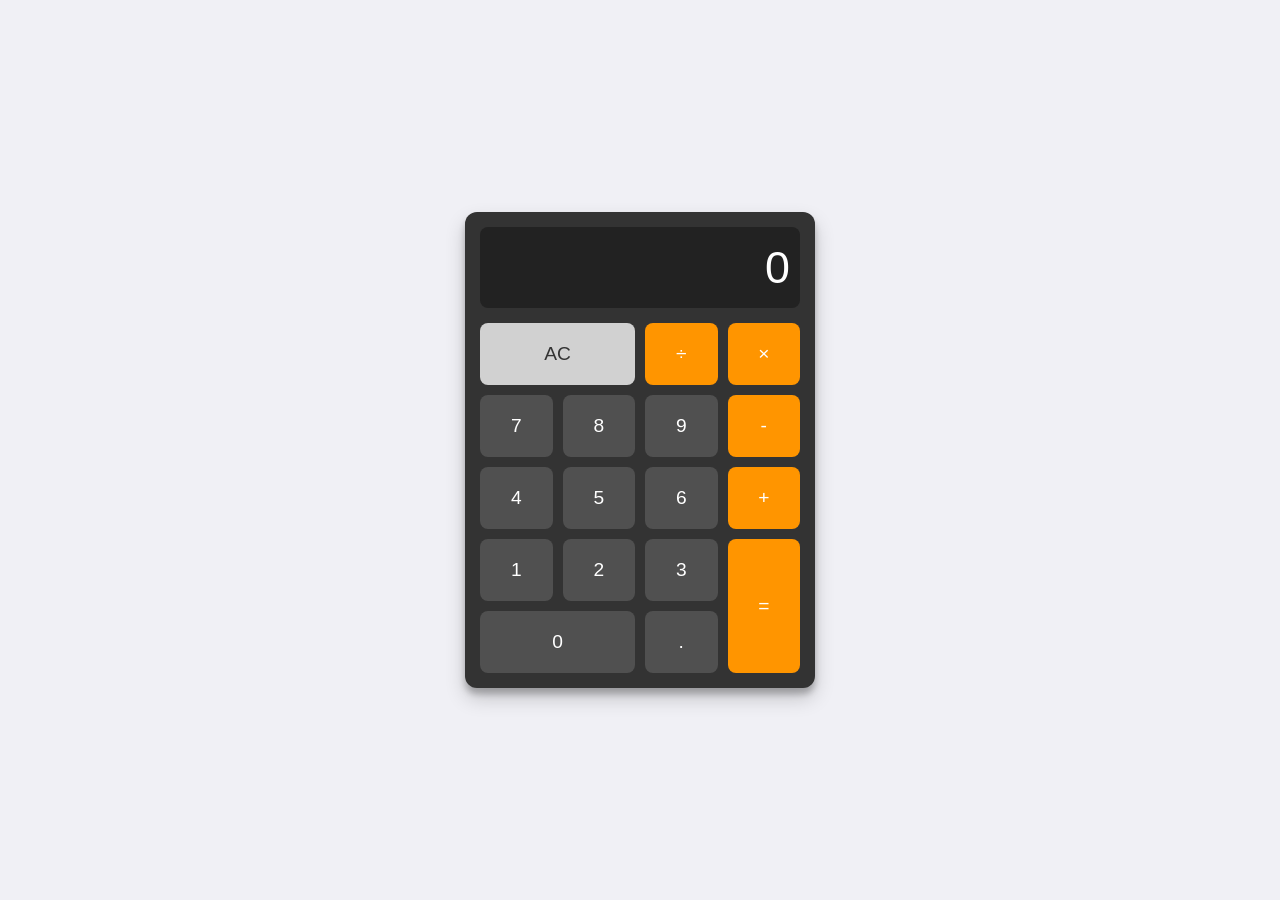
<file: Task2_calculator/index.html>
<!DOCTYPE html>
<html lang="en">

<head>
    <meta charset="UTF-8">
    <meta name="viewport" content="width=device-width, initial-scale=1.0">
    <title>Jafrin Calculator </title>
    <link rel="stylesheet" href="style.css">
</head>

<body>
    <div class="calculator">

        <div class="display" id="display">0</div>

        <div class="buttons-grid">

            <button class="btn btn-clear" data-action="clear">AC</button>
            <button class="btn btn-operator" data-operator="/">&div;</button>
            <button class="btn btn-operator" data-operator="*">&times;</button>

            <button class="btn btn-number" data-number="7">7</button>
            <button class="btn btn-number" data-number="8">8</button>
            <button class="btn btn-number" data-number="9">9</button>
            <button class="btn btn-operator" data-operator="-">-</button>

            <button class="btn btn-number" data-number="4">4</button>
            <button class="btn btn-number" data-number="5">5</button>
            <button class="btn btn-number" data-number="6">6</button>
            <button class="btn btn-operator" data-operator="+">+</button>

            <button class="btn btn-number" data-number="1">1</button>
            <button class="btn btn-number" data-number="2">2</button>
            <button class="btn btn-number" data-number="3">3</button>

            <button class="btn btn-equals" data-action="calculate">=</button>

            <button class="btn btn-number span-two" data-number="0">0</button>
            <button class="btn btn-decimal" data-number=".">.</button>
        </div>
    </div>

    <script src="script.js"></script>
</body>

</html>
</file>
<file: Task2_calculator/style.css>
body {
    
    display: flex;
    justify-content: center;
    align-items: center;
    min-height: 100vh;
    margin: 0;
    font-family: 'Arial', sans-serif;
    background-color: #f0f0f5; 
}


.calculator {
    width: 320px;
    border-radius: 12px;
    box-shadow: 0 10px 20px rgba(0, 0, 0, 0.19), 0 6px 6px rgba(0, 0, 0, 0.23);
    background-color: #333333;
    padding: 15px;
}

.display {
    background-color: #222222; 
    color: #ffffff;
    font-size: 2.8em;
    text-align: right;
    padding: 15px 10px;
    margin-bottom: 15px;
    border-radius: 8px;
    overflow-x: auto;
    white-space: nowrap;
}


.buttons-grid {
    display: grid;
    grid-template-columns: repeat(4, 1fr); 
    gap: 10px;
}

.btn {
    padding: 20px;
    font-size: 1.2em;
    border: none;
    border-radius: 8px;
    cursor: pointer;
    transition: background-color 0.15s ease, transform 0.1s; 
    user-select: none; 
}

.btn:hover {
    filter: brightness(1.1); 
}
.btn:active {
    transform: scale(0.95);
}

.btn-number, .btn-decimal {
    background-color: #505050;
    color: #ffffff;
}

.btn-operator {
    background-color: #ff9500; 
    color: #ffffff;
}

.btn-clear {
    background-color: #d1d1d1;
    color: #333333;
    grid-column: span 2; 
}

.btn-equals {
    background-color: #ff9500;
    color: #ffffff;    
    grid-row: span 2; 
    grid-column: 4 / 5; 
}

.span-two {
    grid-column: span 2;
}
</file>
